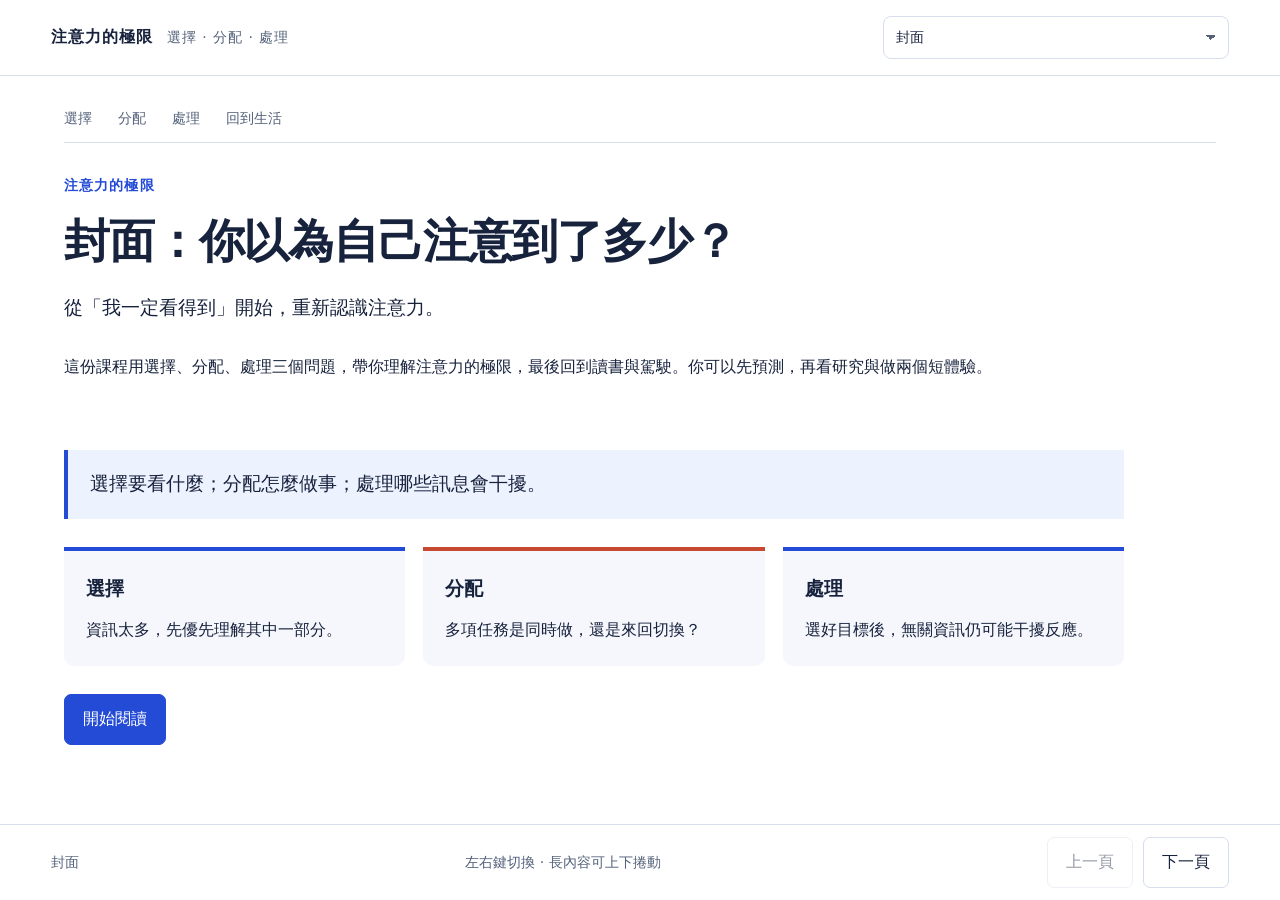
<file: index.html>
<!doctype html><html lang="zh-Hant"><head><meta charset="utf-8"><meta name="viewport" content="width=device-width,initial-scale=1"><meta name="description" content="以選擇、分配與處理理解注意力的極限，含任務切換與Stroop兩個離線體驗。"><title>注意力的極限：大腦如何選擇、分配與處理資訊？</title><style>:root{--ink:#17223d;--muted:#53617a;--blue:#244bd6;--pale:#edf2ff;--coral:#c64932;--coral-pale:#fff0eb;--line:#d6ddeb;--paper:#fff;--soft:#f5f7fc}*{box-sizing:border-box}html{font-size:16px}body{margin:0;height:100dvh;display:grid;grid-template-rows:auto minmax(0,1fr) auto;background:var(--paper);color:var(--ink);font-family:system-ui,-apple-system,"Noto Sans TC","Microsoft JhengHei",sans-serif;line-height:1.8}button,select{font:inherit}button{cursor:pointer}button:disabled{cursor:default;opacity:.45}a{color:var(--blue)}button:focus-visible,a:focus-visible,select:focus-visible,summary:focus-visible{outline:3px solid var(--coral);outline-offset:4px}header{border-bottom:1px solid var(--line);padding:16px 4vw;display:flex;align-items:center;justify-content:space-between;gap:20px}.brand{font-size:1rem;font-weight:750;letter-spacing:.06em}.sample-tag{font-weight:400;font-size:.875rem;color:var(--muted);margin-left:14px}select{appearance:none;border:1px solid var(--line);background:#fff;padding:8px 34px 8px 12px;border-radius:8px;color:var(--ink);max-width:45vw;font-size:.875rem;background-image:linear-gradient(45deg,transparent 50%,#53617a 50%),linear-gradient(135deg,#53617a 50%,transparent 50%);background-position:calc(100% - 17px) 51%,calc(100% - 12px) 51%;background-size:5px 5px;background-repeat:no-repeat}main{overflow:auto;min-height:0;padding:22px 5vw 48px}.slide{max-width:1240px;margin:0 auto;display:block}.slide[hidden]{display:none}.route{list-style:none;display:flex;padding:0;margin:0 0 30px;border-bottom:1px solid var(--line);gap:26px;flex-wrap:wrap;font-size:.875rem;color:var(--muted)}.route li{padding:8px 0;border-bottom:3px solid transparent}.route .current{color:var(--blue);font-weight:750;border-bottom-color:var(--blue)}.route .read{color:#546581}.eyebrow{font-size:.875rem;color:var(--blue);font-weight:750;letter-spacing:.08em;margin:0 0 8px}h1{font-size:clamp(1.8rem,3.6vw,3.15rem);line-height:1.5;letter-spacing:-.025em;margin:0 0 14px;max-width:1150px}h2{font-size:1.2rem;line-height:1.7;margin:0 0 10px}h3{font-size:1rem;margin:0 0 7px}.lead{font-size:1.2rem;max-width:1050px;line-height:1.85;margin:0 0 26px}.termline{font-size:1rem;color:var(--muted);margin:0 0 24px}.arrangements{display:grid;gap:22px;margin:0 0 24px}.arrangement{display:grid;grid-template-columns:minmax(210px,.65fr) minmax(0,1.65fr);border:1px solid var(--line);border-radius:12px;overflow:hidden}.arrangement-intro{padding:22px 24px;background:var(--pale);border-right:1px solid var(--line)}.arrangement.switch .arrangement-intro{background:var(--coral-pale)}.arrangement-intro p{margin:0;color:var(--muted);font-size:1rem}.eng{display:block;font-size:.875rem;color:var(--muted);font-weight:400}.arrangement-content{padding:22px 26px;min-width:0}.scenario{margin:0 0 16px;font-size:1rem}.timeline{display:grid;grid-template-columns:80px minmax(0,1fr);align-items:center;gap:8px 12px;margin:8px 0 15px}.track{display:grid;grid-template-columns:repeat(3,minmax(0,1fr));gap:6px;min-width:0}.task{background:var(--blue);color:white;padding:10px 8px;border-radius:5px;text-align:center;font-size:1rem}.task.listen{background:#cdd9ff;color:var(--ink);border:1px solid #a3b7f3}.task.message{background:var(--coral);color:white}.task.full{grid-column:1/-1}.track-label{font-size:.875rem;color:var(--muted)}.axis{margin:0 0 14px 92px;font-size:.875rem;color:var(--muted);display:flex;justify-content:space-between;gap:10px}.compare{padding:13px 16px;background:var(--soft);border-radius:7px;font-size:1rem;line-height:1.9}.compare strong{color:var(--blue)}.switch .compare strong{color:var(--coral)}.takeaway{border-left:4px solid var(--blue);padding:10px 18px;background:var(--soft);font-size:1rem;line-height:1.9;margin:24px 0 18px}.sources{font-size:.875rem;color:var(--muted);margin:20px 0 0}.sources a{margin:0 5px}.fine{font-size:.875rem;color:var(--muted)}footer{display:flex;align-items:center;gap:20px;justify-content:space-between;border-top:1px solid var(--line);padding:12px 4vw;background:white;z-index:2}.page-label{font-size:.875rem;color:var(--muted)}.nav{display:flex;gap:10px}button{padding:10px 18px;border:1px solid var(--line);border-radius:7px;background:white;color:var(--ink);font-size:1rem;min-height:44px}.primary{background:var(--blue);border-color:var(--blue);color:white}.intro-grid{display:grid;grid-template-columns:minmax(0,1.1fr) minmax(0,1fr);gap:30px;margin:20px 0}.instructions{padding:22px 26px;background:var(--soft);border-radius:10px}.instructions p{margin:0 0 14px}.instructions p:last-child{margin-bottom:0}.rounds{display:grid;gap:14px}.round-card{padding:14px 18px;border:1px solid var(--line);border-radius:9px}.round-card strong{color:var(--blue)}.round-card:last-child strong{color:var(--coral)}.round-card p{margin:5px 0 0}.experiment{border:1px solid #b7c6f1;border-radius:14px;max-width:860px;margin:28px auto 22px;padding:22px 30px;text-align:center;background:white;box-shadow:0 8px 35px #21386e0b}.exp-top{display:flex;justify-content:space-between;gap:15px;align-items:center;font-size:.875rem;color:var(--muted)}.rule{display:inline-block;color:var(--blue);background:var(--pale);border:1px solid #c2cef9;padding:6px 18px;border-radius:100px;font-size:1rem;font-weight:700}.stimulus{font-size:clamp(3.5rem,8vw,6rem);line-height:1.5;min-height:140px;display:flex;align-items:center;justify-content:center;font-weight:750;margin:8px 0}.answers{display:grid;grid-template-columns:1fr 1fr;gap:16px;max-width:550px;margin:0 auto}.answers button{padding:16px 12px;font-size:1.2rem;background:var(--soft)}.answers kbd{font-size:.875rem;display:block;color:var(--muted);font-family:inherit}.status{font-size:1rem;line-height:1.8;min-height:30px;margin:15px 0}.actions{display:flex;gap:12px;justify-content:center;flex-wrap:wrap;margin-top:15px}details{max-width:1050px;border-top:1px solid var(--line);margin:22px 0 0;padding-top:13px}summary{cursor:pointer;font-size:1rem;font-weight:650}details p{font-size:.875rem;color:var(--muted);line-height:1.95;margin:12px 0}.results{border:1px solid var(--line);border-radius:12px;margin:25px auto;padding:24px;max-width:860px}.results[hidden]{display:none}.result-grid{display:grid;grid-template-columns:1fr 1fr;gap:16px;margin:16px 0}.result-item{padding:18px;background:var(--soft);border-radius:8px}.result-item strong{display:block;font-size:1.7rem;color:var(--blue);line-height:1.7}.result-item p{margin:0;font-size:.875rem;color:var(--muted)}.interpret{padding:16px 20px;background:var(--pale);font-size:1rem;border-radius:8px;margin:18px 0 0}.results h2{margin:0}.result-empty{color:var(--muted)}dialog{max-width:760px;width:92vw;max-height:85dvh;overflow:auto;padding:25px;border:1px solid var(--line);border-radius:14px;color:var(--ink)}dialog::backdrop{background:#17223d80}dialog p{font-size:1rem;overflow-wrap:anywhere}dialog .actions{justify-content:flex-end}.source-entry{border-top:1px solid var(--line);padding-top:15px}.keyboard-hint{font-size:.875rem;color:var(--muted)}.print-only{display:none} @media(max-width:800px){.arrangement,.intro-grid{grid-template-columns:minmax(0,1fr)}.arrangement-intro{border-right:0;border-bottom:1px solid var(--line)}.route{gap:18px;margin-bottom:20px}.arrangement-content{padding:18px}.experiment{padding:20px 16px}.sample-tag,.keyboard-hint{display:none}.lead{font-size:1.05rem}.timeline{grid-template-columns:65px minmax(0,1fr);gap:8px}.axis{margin-left:73px}.task{font-size:.9rem;padding:8px 4px}.experiment .stimulus{min-height:110px}.result-grid{grid-template-columns:1fr}.exp-top{align-items:flex-start;flex-direction:column}.page-label{max-width:45%}footer{gap:8px;padding:10px 5vw}.nav button{padding:8px 12px}.brand{font-size:.875rem}main{padding:18px 5vw 36px}}@media(prefers-reduced-motion:reduce){*{scroll-behavior:auto!important}}@media print{body{height:auto;display:block}header,footer,button,select,dialog{display:none!important}main{overflow:visible;padding:0}.slide,.slide[hidden]{display:block;break-after:page;padding:20px}.arrangement,.experiment,.result-item{break-inside:avoid}.print-only{display:block}.stimulus{font-size:3rem}.route{font-size:.875rem}}
/* Approved sample palette and natural content flow, extended across distinct layouts. */
.stage-index{font-size:.875rem;color:var(--muted);margin:0 0 12px}.hero{padding:28px 0 16px;max-width:1060px}.hero h1{font-size:clamp(2rem,4.8vw,4.3rem);line-height:1.4}.hero .lead{font-size:1.35rem}.chapter-map{display:grid;grid-template-columns:repeat(3,minmax(0,1fr));gap:18px;margin:28px 0}.chapter-node{border-top:4px solid var(--blue);background:var(--soft);padding:22px;border-radius:0 0 10px 10px;min-width:0}.chapter-node:nth-child(2){border-color:var(--coral)}.chapter-node p{margin:8px 0 0}.content-p{font-size:1rem;line-height:1.95;margin:0 0 20px}.reader-example{padding:20px 24px;background:var(--coral-pale);border-left:4px solid var(--coral);border-radius:5px;margin:24px 0}.reader-example p{margin:5px 0 0}.closing{font-size:1rem;line-height:1.9;color:var(--muted);padding-top:18px;border-top:1px solid var(--line);margin:24px 0 0}.block-stack{display:grid;gap:20px}.text-block{padding:20px 24px;background:var(--soft);border-radius:9px;min-width:0}.text-block p{margin:0;line-height:1.95}.study-grid{display:grid;grid-template-columns:repeat(3,minmax(0,1fr));gap:18px}.study-step{border-top:3px solid var(--blue);padding:20px 22px;background:var(--soft);min-width:0}.study-step p{margin:0;line-height:1.95}.key-stat{display:flex;align-items:baseline;gap:20px;padding:20px 0;border-bottom:1px solid var(--line);margin-bottom:24px}.key-stat strong{font-size:4rem;line-height:1.4;color:var(--blue)}.key-stat span{font-size:1.05rem;max-width:700px}.listening{display:grid;grid-template-columns:minmax(0,1fr) minmax(0,1.25fr);gap:26px}.listening .text-block:first-child{border-left:4px solid var(--blue)}.spotlight{font-size:1.2rem;border-left:4px solid var(--blue);padding:16px 22px;background:var(--pale);line-height:1.9;margin:20px 0}.misconceptions{display:grid;grid-template-columns:repeat(2,minmax(0,1fr));gap:20px}.misconceptions article{border:1px solid var(--line);padding:24px;border-radius:10px}.misconceptions p{line-height:1.95;margin:0}.research-story{display:grid;grid-template-columns:220px minmax(0,1fr);gap:28px}.research-sidebar{background:var(--pale);padding:24px;border-radius:10px;align-self:start}.research-sidebar strong{display:block;font-size:2.5rem;color:var(--blue)}.research-story .block-stack .text-block{background:transparent;border-bottom:1px solid var(--line);border-radius:0;padding:0 0 20px}.origin-pair{display:grid;grid-template-columns:280px minmax(0,1fr);gap:28px;align-items:start}.color-demonstration{padding:28px;background:var(--pale);border-radius:12px;text-align:center}.color-demonstration .word{display:block;font-size:5rem;line-height:1.6;font-weight:800;color:#245ac7;background:white;border-radius:8px}.color-demonstration p{font-size:1rem;line-height:1.9}.result-layout{display:grid;grid-template-columns:minmax(0,1fr) minmax(0,1fr);gap:28px;align-items:start}.result-layout .results{margin:0;max-width:none}.result-layout .result-grid{grid-template-columns:minmax(0,1fr)}.reading-results .block-stack{margin-top:24px;grid-template-columns:repeat(3,minmax(0,1fr))}.integration .chapter-node h2{color:var(--blue)}.applications{display:grid;grid-template-columns:repeat(2,minmax(0,1fr));gap:22px}.applications article{padding:24px;border:1px solid var(--line);border-radius:10px}.applications article:last-child{grid-column:1/-1;background:var(--soft)}.applications p{margin:0;line-height:1.95}.prediction{max-width:980px}.choice-buttons{display:flex;gap:12px;flex-wrap:wrap;margin:20px 0}.reveal{padding:22px 26px;border-left:4px solid var(--blue);background:var(--pale);line-height:1.95;margin:24px 0}.reveal[hidden]{display:none}.source-list{display:grid;gap:18px;list-style:none;padding:0;margin:24px 0}.source-list li{border-top:1px solid var(--line);padding:18px 0;overflow-wrap:anywhere;line-height:1.95}.source-list h2{font-size:1rem}.source-list p{margin:0}.source-return{margin-bottom:20px}.stroop-board .answers{grid-template-columns:repeat(4,minmax(0,1fr));max-width:700px}.stroop-board .answers button{font-size:1.05rem;padding:14px 5px}.main-label{max-width:40%}.stat-empty{font-size:1rem;color:var(--muted);line-height:1.95}.instruction-summary{font-size:1rem;background:var(--soft);padding:18px 22px;border-radius:10px;line-height:1.95}.game-view{max-width:1100px}.game-view .experiment{margin-top:22px}.result-link[hidden]{display:none}.source-list a{overflow-wrap:anywhere}.sr-only{position:absolute;width:1px;height:1px;padding:0;overflow:hidden;clip:rect(0,0,0,0);white-space:nowrap} @media(max-width:900px){.chapter-map,.study-grid,.reading-results .block-stack{grid-template-columns:minmax(0,1fr)}.listening,.research-story,.origin-pair,.result-layout{grid-template-columns:minmax(0,1fr)}.research-sidebar{display:flex;gap:20px;align-items:center}.origin-pair .color-demonstration{max-width:400px}.key-stat strong{font-size:3rem}.main-label{max-width:46%}}@media(max-width:600px){.misconceptions,.applications{grid-template-columns:minmax(0,1fr)}.applications article:last-child{grid-column:auto}.hero{padding-top:8px}.hero .lead{font-size:1.15rem}.key-stat{align-items:flex-start;flex-direction:column;gap:5px}.key-stat strong{font-size:3.5rem}.stroop-board .answers{gap:6px}.stroop-board .answers button{font-size:1rem}.source-return{max-width:100%}.result-layout .result-grid{grid-template-columns:minmax(0,1fr)}} @media print{.slide{break-after:page}.chapter-map,.study-grid,.result-layout,.origin-pair,.research-story,.listening,.reading-results .block-stack,.applications,.misconceptions{display:block}.text-block,.study-step,.chapter-node,.applications article{margin:12px 0;break-inside:avoid}.research-sidebar{margin-bottom:20px}.choice-buttons{display:none}.reveal[hidden]{display:block}.sources a{color:var(--ink)}.results[hidden]{display:block}.experiment{box-shadow:none}a{overflow-wrap:anywhere}}
</style></head><body><header><div class="brand">注意力的極限<span class="sample-tag">選擇 · 分配 · 處理</span></div><label><select id="jump" aria-label="跳到投影片"><option value="0">封面</option><option value="1">1 · 你真的看到眼前的一切嗎？</option><option value="2">2 · 注意力，是把有限處理能力用在哪裡？</option><option value="3">3 · 吵雜餐廳裡，你為何仍能跟著同學說話？</option><option value="4">4 · 數對傳球，為什麼仍可能漏看意外人物？</option><option value="5">5 · 漏看一次，不代表眼睛壞了</option><option value="6">6 · 同時做，和來回做，是兩種不同安排</option><option value="7">7 · 換一件事，其實也要付出時間？</option><option value="8">8 · 換規則時，你會慢下來嗎？</option><option value="9">9 · 比較快慢之前，先看兩輪做得如何</option><option value="10">10 · 只想看墨色，為什麼字義也來干擾？</option><option value="11">11 · 這次請回答顏色，不要讀字</option><option value="12">12 · 一個差值，能告訴你什麼？</option><option value="13">13 · 選擇、分配、處理，其實問的是同一段生活</option><option value="14">14 · 把注意力原理變成讀書與駕駛的選擇</option><option value="15">來源</option></select></label></header><main><section class="slide" data-layout="cover" id="cover" hidden><ol class="route" aria-label="課程主線"><li>選擇</li><li>分配</li><li>處理</li><li>回到生活</li></ol><p class="eyebrow">注意力的極限</p><h1>封面：你以為自己注意到了多少？</h1><p class="lead">從「我一定看得到」開始，重新認識注意力。</p><p class="content-p">這份課程用選擇、分配、處理三個問題，帶你理解注意力的極限，最後回到讀書與駕駛。你可以先預測，再看研究與做兩個短體驗。</p><div class="hero"><p class="spotlight">選擇要看什麼；分配怎麼做事；處理哪些訊息會干擾。</p><div class="chapter-map"><div class="chapter-node"><h2>選擇</h2><p>資訊太多，先優先理解其中一部分。</p></div><div class="chapter-node"><h2>分配</h2><p>多項任務是同時做，還是來回切換？</p></div><div class="chapter-node"><h2>處理</h2><p>選好目標後，無關資訊仍可能干擾反應。</p></div></div><button class="primary" data-go="1">開始閱讀</button></div></section><section class="slide" data-layout="prediction" id="p01" hidden><ol class="route" aria-label="課程主線"><li class="current" aria-current="step">選擇</li><li>分配</li><li>處理</li><li>回到生活</li></ol><p class="eyebrow">選擇</p><h1>你真的看到眼前的一切嗎？</h1><p class="lead">你很確定，自己不會漏掉明顯的事嗎？</p><p class="content-p">想像你在車站找出口，熟人在旁邊揮手。你覺得自己一定會注意到他嗎？先選一個直覺答案，再展開說明。</p><div class="prediction"><article class="text-block"><h2>先猜</h2><p>我覺得會／不一定。這裡只記錄你的預測，不給能力分數。</p></article><div class="choice-buttons"><button data-reveal="prediction-reveal">我覺得會</button><button data-reveal="prediction-reveal">不一定</button></div><div id="prediction-reveal" class="reveal" hidden><article class="text-block"><h2>揭曉</h2><p>專心找出口時，仍可能沒有察覺熟人。眼前可見的事物，不保證已被你注意到；後面的傳球研究會把這個問題放進可檢查的任務。</p></article></div></div><p class="closing">車站情境是教學例子，不是本課已對你做過的實驗。</p><p class="sources">來源：<a href="#ref-5" data-source="5">[5]</a></p></section><section class="slide" data-layout="concept-map" id="p02" hidden><ol class="route" aria-label="課程主線"><li class="current" aria-current="step">選擇</li><li>分配</li><li>處理</li><li>回到生活</li></ol><p class="eyebrow">選擇</p><h1>注意力，是把有限處理能力用在哪裡？</h1><p class="lead">資訊很多時，先決定要把處理能力用在哪裡。</p><p class="content-p">注意力（attention）涉及在有限處理能力下選擇資訊。這裡把全課整理成三個提問，幫你理解同一個生活情境。</p><div class="chapter-map "><article class="chapter-node"><h2>選擇：先看哪些？</h2><p>讀課文時，哪一段資訊是現在要理解的目標？</p></article><article class="chapter-node"><h2>分配：多件事怎麼安排？</h2><p>要同時聽別人說話，還是停下閱讀再回訊息？</p></article><article class="chapter-node"><h2>處理：什麼會干擾反應？</h2><p>即使只想看墨色，熟悉字義也可能影響答案。</p></article></div><aside class="reader-example"><h2>教學類比</h2><p>像書桌放了許多資料，你先挑一份細讀；其他資料仍在，不等於都已理解。</p></aside><p class="closing">三段是理解問題的視角，不表示大腦必須依此順序運作。</p><p class="sources">來源：<a href="#ref-1" data-source="1">[1]</a></p></section><section class="slide" data-layout="listening-case" id="p03" hidden><ol class="route" aria-label="課程主線"><li class="current" aria-current="step">選擇</li><li>分配</li><li>處理</li><li>回到生活</li></ol><p class="eyebrow">選擇</p><h1>吵雜餐廳裡，你為何仍能跟著同學說話？</h1><p class="lead">注意力能跟著一段對話，不代表其他聲音消失了。</p><p class="content-p">選擇性注意力（selective attention）是在多種資訊中優先處理一部分、忽略干擾的能力。白話說，就是決定現在要仔細理解誰。</p><div class="listening"><article class="text-block"><h2>餐廳裡的例子</h2><p>你跟著面前同學說話，隔壁桌的聲音仍在，卻不一定能逐句重述。</p></article><div class="block-stack"><article class="text-block"><h2>人們怎麼研究？</h2><p>Noba教材介紹Cherry（1953）、Moray（1959）等雙耳分聽（dichotic listening）研究：兩耳聽不同訊息，跟讀其中一耳，再檢查可報告的內容。</p></article><article class="text-block"><h2>這發現了什麼？</h2><p>人通常能說出跟讀內容；對未注意的一耳，往往較能報告聲音特徵，而非完整意思。</p></article></div></div><aside class="reader-example"><h2>雞尾酒會效應 cocktail party effect</h2><p>複雜聲音中能跟隨特定對話，某些有意義線索仍可能吸引注意；不是每次都一定聽見自己的名字。</p></aside><p class="closing">研究依Noba教材轉述；不能由此斷言未注意訊息完全沒有加工。</p><p class="sources">來源：<a href="#ref-1" data-source="1">[1]</a></p></section><section class="slide" data-layout="study-sequence" id="p04" hidden><ol class="route" aria-label="課程主線"><li class="current" aria-current="step">選擇</li><li>分配</li><li>處理</li><li>回到生活</li></ol><p class="eyebrow">選擇</p><h1>數對傳球，為什麼仍可能漏看意外人物？</h1><p class="lead">數著傳球，仍可能錯過畫面裡的意外人物。</p><p class="content-p">非注意盲視（inattentional blindness）是注意投入別處時，沒有察覺眼前可見物件的現象。白話說，看到畫面不代表察覺畫面裡每件事。</p><div class="key-stat"><strong>46%</strong><span>192人、跨16個條件，未察覺意外事件的比例；不是所有版本的固定比例。</span></div><div class="study-grid"><article class="study-step"><h2>問題從哪裡來？</h2><p>Daniel J. Simons與Christopher F. Chabris在1999年承接選擇性觀看研究，問任務難度與意外物件特徵如何影響察覺。</p></article><article class="study-step"><h2>怎麼做？</h2><p>觀察者追蹤黑白隊伍中的指定一隊並計數傳球；有不同計數難度、影片形式及大猩猩／撐傘者事件，任務後再詢問是否察覺。</p></article><article class="study-step"><h2>結果與原理</h2><p>分析192人、跨16條件，46%未注意到意外事件。察覺受任務與注意目標影響；生活中只顧找出口而漏看熟人，是可用來理解的情境。</p></article></div><p class="closing">46%是跨條件意外事件漏看率，不是所有大猩猩版本或所有人的固定比例。</p><p class="sources">來源：<a href="#ref-5" data-source="5">[5]</a></p></section><section class="slide" data-layout="misconception" id="p05" hidden><ol class="route" aria-label="課程主線"><li class="current" aria-current="step">選擇</li><li>分配</li><li>處理</li><li>回到生活</li></ol><p class="eyebrow">選擇</p><h1>漏看一次，不代表眼睛壞了</h1><p class="lead">漏看與注意目標有關，不能直接診斷眼睛或能力。</p><p class="content-p">非注意盲視描述特定任務下的察覺現象；白話說，是當時沒有注意到，不等於看不見的東西都來自視力損傷。</p><div class="misconceptions"><article class="text-block"><h2>直覺：這麼明顯，一定看得到</h2><p>較準確：明顯可見，仍可能沒有被察覺。</p></article><article class="text-block"><h2>直覺：看第二次就代表原本也會看到</h2><p>較準確：已知事件或重看可能改變觀察策略，不能當作同樣的首次體驗。</p></article></div><aside class="reader-example"><h2>回到車站</h2><p>一個人只顧找出口而沒注意你揮手，不能單憑這一次漏看，就判定他不認真或能力很差。</p></aside><p class="closing">先問當時在做什麼，再解釋漏看；接下來看多件事一起出現時，注意要怎麼分配。</p><p class="sources">來源：<a href="#ref-2" data-source="2">[2]</a><a href="#ref-5" data-source="5">[5]</a></p></section><section class="slide" data-layout="dual-timeline" id="p06"><ol class="route" aria-label="課程主線"><li class="read">選擇</li><li class="current" aria-current="step">分配</li><li>處理</li><li>回到生活</li></ol><p class="eyebrow">分配注意 / 兩種安排</p><h1>同時做，和來回做，是兩種不同安排</h1><p class="lead">「多工」可能同時進行，也可能來回切換。先分清楚，才知道怎麼比較。</p><p class="termline">多工（multitasking）常統稱兩種安排。分散注意力（divided attention）談兩項以上任務同時進行時的注意配置，不直接等於「分心」或「被打斷」。</p><div class="arrangements"><article class="arrangement same"><div class="arrangement-intro"><h2>同時進行<span class="eng">分散注意力 divided attention／雙重任務 dual task</span></h2><p>兩項工作在同一段時間持續進行。</p></div><div class="arrangement-content"><p class="scenario">教學例子：一邊讀課文、一邊聽同學說話。兩項工作在同一段時間進行，需要觀察每一項工作表現。</p><div class="timeline"><span class="track-label">任務A</span><div class="track"><span class="task full">讀課文</span></div><span class="track-label">任務B</span><div class="track"><span class="task listen full">聽同學說話</span></div></div><p class="axis"><span>時間較早</span><span>時間較晚</span></p><div class="compare"><strong>怎樣比較表現？</strong><br>把「單獨閱讀」和「邊聽邊讀」的閱讀理解相比；聽同學說話也要有單獨聽的基準。不能只看其中一件有沒有完成。</div></div></article><article class="arrangement switch"><div class="arrangement-intro"><h2>來回切換<span class="eng">任務切換 task switching</span></h2><p>當下處理的任務目標依序改變。</p></div><div class="arrangement-content"><p class="scenario">教學例子：先讀課文，改回訊息，再接回閱讀。當下的任務目標依次改變，不是兩項一直同時進行。</p><div class="timeline"><span class="track-label">當下任務</span><div class="track"><span class="task">讀課文</span><span class="task message">回訊息</span><span class="task">接回閱讀</span></div></div><p class="axis"><span>時間較早</span><span>時間較晚</span></p><div class="compare"><strong>怎樣比較表現？</strong><br>研究可比較換任務與重複同一任務時的表現；日常則可比較兩件事都完成後的時間與品質。</div></div></article></div><p class="takeaway">下一頁先看研究者如何觀察切換的代價，再輪到你體驗。時間軸只表示安排，長度不是研究數據。</p><p class="sources">來源：<a href="#ref-1" data-source="1" aria-label="查看來源 1">[1]</a><a href="#ref-4" data-source="4" aria-label="查看來源 4">[4]</a></p></section><section class="slide" data-layout="research-story" id="p07" hidden><ol class="route" aria-label="課程主線"><li class="read">選擇</li><li class="current" aria-current="step">分配</li><li>處理</li><li>回到生活</li></ol><p class="eyebrow">分配</p><h1>換一件事，其實也要付出時間？</h1><p class="lead">換一個任務，可能也需要額外時間。</p><p class="content-p">切換成本（switch cost）是相對持續或重複同一任務，改做另一任務增加的表現代價。白話說，事情做得來，不代表接上另一套目標與規則完全不費時。</p><div class="research-story"><aside class="research-sidebar"><strong>2001</strong><span>依APA研究解說轉述</span></aside><div class="block-stack"><article class="text-block"><h2>研究者在問什麼？</h2><p>依APA解說，Joshua Rubinstein、Jeffrey Evans與David Meyer於2001年發表四個實驗，探討切換的時間代價及任務條件的影響。</p></article><article class="text-block"><h2>讓人做什麼？</h2><p>年輕成人切換不同任務，例如解數學題或分類幾何物件；觀察切換所增加的時間，而不只問主觀忙碌感。</p></article><article class="text-block"><h2>結果怎樣？</h2><p>切換多花時間，任務較複雜或不熟悉時代價較大。相關研究也指出準備可減少但未必消除代價。</p></article></div></div><aside class="reader-example"><h2>生活例子</h2><p>讀課文是在理解段落，回訊息則改為組織回覆；任務目標與處理要求改變了。這是教學情境，不是上述實驗材料。</p></aside><p class="closing">原理依APA二手綜整；不能推出每人做任何多工都固定損失同樣效率。先猜下一頁哪種安排較快。</p><p class="sources">來源：<a href="#ref-4" data-source="4">[4]</a></p></section><section class="slide" data-layout="interactive-switch" id="p08" hidden><ol class="route" aria-label="課程主線"><li class="read">選擇</li><li class="current" aria-current="step">分配</li><li>處理</li><li>回到生活</li></ol><p class="eyebrow">分配注意 / 任務切換體驗</p><h1>換規則時，你會慢下來嗎？</h1><p class="lead">同樣兩種判斷，規則排法不同，作答會有差嗎？</p><div class="intro-grid"><div class="instructions"><h2>看數字之前，先看規則</h2><p>你會看到一個數字及目前規則。奇偶規則問「奇數還是偶數」；大小規則問「比5小還是比5大」。例如7，在奇偶題答奇數，在大小題答大於5。</p><p>先做6題練習，熟悉兩種規則及兩個答案按鈕。桌機可按F或J，手機可直接點答案。</p></div><div class="rounds"><div class="round-card"><strong>分段輪</strong><p>先連做6題奇偶，再連做6題大小。</p></div><div class="round-card"><strong>交替輪</strong><p>每題換規則，奇偶與大小各6題。</p></div><p class="fine">兩輪匹配任務種類、題數、數字範圍及按鍵方式；改變的是規則安排。這是課堂教學改編，不是原始實驗重現。</p></div></div><div class="experiment"><div class="exp-top"><span id="trial-count">練習6題 · 每輪12題</span><span id="rule" class="rule">準備好再開始</span></div><div id="stimulus" class="stimulus" aria-live="polite" aria-atomic="true">—</div><div class="answers"><button id="answer-left" disabled><span id="left-label">左側答案</span><kbd>F</kbd></button><button id="answer-right" disabled><span id="right-label">右側答案</span><kbd>J</kbd></button></div><p id="status" class="status" aria-live="polite">先練習；說明與題間停頓不計入作答時間。完成後到下一頁讀結果。</p><div class="actions"><button id="start" class="primary">開始練習</button><button id="continue" class="primary" hidden>開始這一輪</button><button id="skip">先跳過，看解讀</button><button id="sw-view-result" class="result-link" hidden>查看本輪結果</button></div></div><details><summary>想知道計分細節？</summary><p>兩輪各12題，排除5，匹配各規則的數字範圍與左右答案分布，先後順序隨機。每題最多5秒，時間為每題等待作答時間的加總，不含說明與題間停頓。兩輪均完整完成、無逾時、答對數相同且各至少10題，才解讀差值；這是教學門檻，不是常模。</p><p>即使安排匹配，仍不能排除練習、順序及操作的影響，一次差值不是研究效應的純估計。可跳過或重來；離頁、查看來源或切到背景會中止未完成的活動，資料只暫存於本頁記憶體，不上傳。</p></details><p class="sources">來源：<a href="#ref-4" data-source="4" aria-label="查看來源 4">[4]</a></p></section><section class="slide" data-layout="results-comparison" id="p09" hidden><ol class="route" aria-label="課程主線"><li class="read">選擇</li><li class="current" aria-current="step">分配</li><li>處理</li><li>回到生活</li></ol><p class="eyebrow">分配</p><h1>比較快慢之前，先看兩輪做得如何</h1><p class="lead">研究預期切換要多花時間；你的結果要放回比較條件理解。</p><p class="content-p">切換成本是相對重複同一任務，換任務增加的時間代價。研究中切換題比重複題慢；白話說，改接另一套目標與規則，也可能需要時間。本活動因此預期：頻繁換規則的交替輪，可能比分段輪耗時。</p><div class="result-layout"><section id="results" class="results" aria-live="polite"><h2>這次作答告訴你什麼？</h2><div id="result-grid" class="result-grid"><p class="stat-empty">尚未完成兩輪，可以回到上一頁體驗，或先讀這頁的解讀原則。</p></div><p id="interpret" class="interpret" hidden></p></section><div class="block-stack"><article class="text-block"><h2>原研究怎麼發現？</h2><p>依APA轉述，Rubinstein等人的研究發現切換多花時間，較複雜或不熟悉的任務代價較大。Rogers與Monsell的研究也發現切換題比重複題慢，增加準備時間可減少但未消除代價。</p></article><article class="text-block"><h2>本活動比較什麼？</h2><p>分段輪只在中間換一次規則，交替輪則逐題換。若交替較慢，方向與切換需調整目標與規則的解釋一致；但兩輪總時間差不是研究中單一切換題的純成本，也沒有測「同時做」的表現。</p></article><article class="text-block"><h2>如果沒有出現預期方向？</h2><p>交替持平或較快，代表這次沒有呈現預期方向。練習、兩輪先後、規則熟悉度與按鍵操作都可能影響結果；這些是待檢查的可能因素，不能只憑差值認定是哪一個原因。</p></article><article class="text-block"><h2>先看作答品質，再談快慢</h2><p>未完成、有逾時或正確情況不適合比較時，不判斷結果是否符合預期。特定任務充分練習可能改善，也不能推到所有工作組合。</p></article></div></div><details><summary>想知道切換體驗的計分細節？</summary><p>兩輪各12題；完整完成、無逾時、正確題數相同且各至少10題才比較。每題等待作答時間加總，不含說明及題間停頓。這是活動門檻，不是研究常模。</p></details><button data-go="8">返回切換體驗</button><aside class="reader-example"><h2>把原理帶回生活</h2><p>讀課文後回訊息，再回課文找脈絡，像在接回不同目標。這是教學類比；即使這次交替輪較快，也不能由此推論邊讀新教材邊回訊息一定更有效率。</p></aside><p class="closing">先分清原研究的切換／重複比較與本活動的兩輪總時間，再看當次方向。接下來問：選好目標後，其他資訊為何仍會干擾？</p><p class="sources">來源：<a href="#ref-1" data-source="1">[1]</a><a href="#ref-4" data-source="4">[4]</a></p></section><section class="slide" data-layout="origin-demonstration" id="p10" hidden><ol class="route" aria-label="課程主線"><li class="read">選擇</li><li class="read">分配</li><li class="current" aria-current="step">處理</li><li>回到生活</li></ol><p class="eyebrow">處理</p><h1>只想看墨色，為什麼字義也來干擾？</h1><p class="lead">只想看墨色，熟悉字義卻可能順勢被啟動。</p><p class="content-p">自動化加工（automatic processing）指某些熟練處理不必每一步刻意指揮就容易啟動。白話例子：看到熟悉文字時，可能順勢讀出意思；這是教學情境，不表示任何字都必然完整被讀懂。</p><div class="origin-pair"><aside class="color-demonstration"><span class="word">紅</span><p>墨色是藍，字義是紅。<br>若規則要求墨色，應回答「藍」。</p><p class="fine">中文教學改編示意</p></aside><div class="block-stack"><article class="text-block"><h2>問題的起源</h2><p>John Ridley Stroop於1935年承接顏色命名與字詞閱讀的速度問題，研究兩種訊息相互干擾的方向。</p></article><article class="text-block"><h2>原研究怎麼做？</h2><p>一種作業讀字，另一種說出衝突色字的墨色，並與色塊命名比較；使用口語及整張材料計時。</p></article><article class="text-block"><h2>結果與Stroop效應 Stroop effect</h2><p>命名衝突色字墨色比命名色塊耗時更多。無關字義帶來競爭是便於理解的解釋，並非唯一確定機制。</p></article></div></div><aside class="reader-example"><h2>接回前兩段</h2><p>選墨色作目標，不保證字義完全被排除。這裡看的是處理干擾，不是直接測同時做幾件事；下一頁用按鍵體驗。</p></aside><p class="closing">自動化仍受注意條件調節；原始色塊基準與本活動的一致色字基準不同。</p><p class="sources">來源：<a href="#ref-3" data-source="3">[3]</a><a href="#ref-6" data-source="6">[6]</a><a href="#ref-7" data-source="7">[7]</a></p></section><section class="slide" data-layout="interactive-stroop" id="p11" hidden><ol class="route" aria-label="課程主線"><li class="read">選擇</li><li class="read">分配</li><li class="current" aria-current="step">處理</li><li>回到生活</li></ol><p class="eyebrow">處理</p><h1>這次請回答顏色，不要讀字</h1><p class="lead">看見「紅」字，也可能要回答「藍」。</p><p class="content-p">這裡再次將墨色設為目標：以藍色顯示的「紅」，應答藍。字義與墨色相同叫一致，兩者不同叫不一致。</p><div class="game-view"><div class="intro-grid"><article class="text-block"><h2>先練習4題</h2><p>用四個顏色名稱按鈕或數字鍵1–4回答墨色，練習不納入結果。</p></article><article class="text-block"><h2>再做24題正式題</h2><p>一致與不一致各12題，每題最多5秒。可以跳過、重來；結果只留在此頁記憶體，不上傳。</p></article></div><div class="experiment stroop-board"><div class="exp-top"><span id="st-count">4題練習，24題正式題</span><span class="rule">回答墨色</span></div><div class="stimulus" id="st-stimulus" aria-live="polite">—</div><div class="answers"><button data-st-answer="0" disabled>紅<kbd>1</kbd></button><button data-st-answer="1" disabled>藍<kbd>2</kbd></button><button data-st-answer="2" disabled>綠<kbd>3</kbd></button><button data-st-answer="3" disabled>紫<kbd>4</kbd></button></div><p id="st-status" class="status" aria-live="polite">先看操作說明，再開始練習。</p><div class="actions"><button id="st-start" class="primary">開始練習</button><button id="st-skip">跳過，看解讀</button><button id="st-view-result" hidden>查看本輪結果</button></div></div><details><summary>想知道題目與計分細節？</summary><p>一致與不一致各12題、各墨色平衡，每題最多5秒。僅正確且未逾時的正式題納入條件平均；任一條件不足6題不解讀差值。練習不納入。可跳過／重來；離開或切至背景會中止未完成活動，資料不上傳。</p></details></div><aside class="reader-example"><h2>怎麼連到生活？</h2><p>和熟悉文字容易順勢被讀出意思的情境一樣，本活動讓你留意無關字義是否干擾指定目標；不直接推估日常多工效率。</p></aside><p class="closing">完成後到下一頁讀自己的數字；更多計分細節放在摺疊區。</p><p class="sources">來源：<a href="#ref-6" data-source="6">[6]</a><a href="#ref-7" data-source="7">[7]</a></p></section><section class="slide" data-layout="reading-results" id="p12" hidden><ol class="route" aria-label="課程主線"><li class="read">選擇</li><li class="read">分配</li><li class="current" aria-current="step">處理</li><li>回到生活</li></ol><p class="eyebrow">處理</p><h1>一個差值，能告訴你什麼？</h1><p class="lead">預期不一致較慢：字義與墨色衝突，可能干擾回答。</p><p class="content-p">Stroop效應的白話重點是：即使想回答墨色，熟悉字義仍可能帶來競爭。依這個解釋，本活動預期不一致條件比一致條件耗時；這是對按鍵活動的原理推論，不是把原始研究的色塊基準改寫成一致色字。</p><div class="reading-results"><section id="st-results" class="results" aria-live="polite"><h2>你這一輪的結果</h2><div id="st-result-grid" class="result-grid"><p class="stat-empty">尚未完成Stroop體驗；仍可先讀如何理解差值。</p></div><p id="st-interpret" class="interpret" hidden></p></section><div class="block-stack"><article class="text-block"><h2>原研究發現與本活動不同在哪？</h2><p>Stroop原始研究發現，說出衝突色字的墨色比說出色塊顏色耗時更多。本活動改成逐題按鍵，比較不一致與一致色字；比較基準、材料與反應方式都不同，差值不能直接混用。</p></article><article class="text-block"><h2>你的結果怎麼接回原理？</h2><p>差值＝不一致平均反應時間－一致平均反應時間。正值表示這次不一致較慢，方向與字義干擾的預期一致；零或負值表示這次未呈現預期方向。任何方向都不能單憑一次作答證明或推翻理論。</p></article><article class="text-block"><h2>沒有同方向時，先檢查什麼？</h2><p>練習、題目先後與按鍵操作可能影響結果；題數少時，個別作答也較容易影響平均。先看兩條件的錯誤與逾時，再看納入平均的正確題。這些是可能因素，活動不能判定你的結果由哪個因素造成。</p></article><article class="text-block"><h2>兩個遊戲要一起記住的事</h2><p>未完成或資料不足就不解讀。這裡沒有統計顯著性檢定，也沒有正常分數或診斷；單次方向相符不代表測得穩定能力，方向不同也不表示你不受干擾或日常多工更好。</p></article></div></div><button data-go="11">返回Stroop體驗</button><aside class="reader-example"><h2>生活例子</h2><p>看到熟悉文字時可能順勢讀出意思，是理解字義干擾的教學例子。這輪不一致沒有較慢，仍不能推出讀書時可完全排除所有無關訊息。</p></aside><p class="closing">先看研究比較什麼，再看本次結果的方向與作答品質。把這個處理干擾的問題，接回選擇與分配注意的生活情境。</p><p class="sources">來源：<a href="#ref-6" data-source="6">[6]</a><a href="#ref-7" data-source="7">[7]</a></p></section><section class="slide" data-layout="integration-map" id="p13" hidden><ol class="route" aria-label="課程主線"><li class="read">選擇</li><li class="read">分配</li><li class="read">處理</li><li class="current" aria-current="step">回到生活</li></ol><p class="eyebrow">回到生活</p><h1>選擇、分配、處理，其實問的是同一段生活</h1><p class="lead">三個視角，解釋同一段生活。</p><p class="content-p">選擇問「優先處理什麼」，分配問「多項任務怎麼安排」，處理問「哪些訊息影響反應」。這是教學地圖，不是大腦的固定串行流水線。</p><div class="chapter-map integration"><article class="chapter-node"><h2>選擇</h2><p>讀課文時，把哪一段當成當前目標？</p></article><article class="chapter-node"><h2>分配</h2><p>訊息來了，是繼續讀、同時應付，還是停下來回覆？</p></article><article class="chapter-node"><h2>處理</h2><p>即使決定只看墨色，熟悉字義仍可能干擾反應；選好目標不保證完全排除無關資訊。</p></article></div><aside class="reader-example"><h2>把例子接起來</h2><p>以讀課文、收到訊息與熟悉文字為教學情境，可分別提出三個問題；不表示三種現象必須同時發生。</p></aside><p class="closing">Stroop放在處理段，是為了補上「選定之後，如何反應」的問題。</p><p class="sources">來源：<a href="#ref-1" data-source="1">[1]</a><a href="#ref-4" data-source="4">[4]</a><a href="#ref-6" data-source="6">[6]</a></p></section><section class="slide" data-layout="application-cases" id="p14" hidden><ol class="route" aria-label="課程主線"><li class="read">選擇</li><li class="read">分配</li><li class="read">處理</li><li class="current" aria-current="step">回到生活</li></ol><p class="eyebrow">回到生活</p><h1>把注意力原理變成讀書與駕駛的選擇</h1><p class="lead">把原理變成選擇，而不是追求消滅所有多工。</p><p class="content-p">先認清目標、競爭資訊及任務安排，再提出可嘗試的做法。生活建議要保留條件，不保證固定改善幅度。</p><div class="applications"><article class="application-case"><h2>讀書時</h2><p>可嘗試集中處理非緊急訊息，減少不必要來回切換，再觀察是否較容易接續閱讀。</p></article><article class="application-case"><h2>駕駛時</h2><p>認知分心不只手眼被占用；Noba轉述Strayer與Johnston（2001）的研究，手持與免持通話都可能干擾表現。免持不保證注意力完全保留。</p></article><article class="application-case"><h2>回顧三問及示範</h2><p>我優先處理什麼？例如眼前課文。是同時做還是切換？例如停下來回訊息屬切換。用什麼比較？例如兩件事都完成的總時間與品質。</p></article></div><aside class="reader-example"><h2>輪到你的情境</h2><p>想一個生活例子，試著用三問說清楚；這是理解練習，不是能力量表。</p></aside><p class="closing">駕駛研究依教材轉述，不推估個人事故率。</p><p class="sources">來源：<a href="#ref-1" data-source="1">[1]</a><a href="#ref-4" data-source="4">[4]</a></p></section><section class="slide" data-layout="references" id="sources" hidden><ol class="route" aria-label="課程主線"><li class="read">選擇</li><li class="read">分配</li><li class="read">處理</li><li class="read">回到生活</li></ol><p class="eyebrow">資料與查證</p><h1>資料來源：每個說法都能回頭查</h1><p class="lead">每個說法，都能回頭查。</p><p class="content-p">本簡報知識僅來自已確認的Wiki；完整來源與原始論文／教材轉述的區別保留在來源頁。</p><button id="return-source" class="source-return" disabled>返回引用處</button><ol class="source-list"><li id="ref-1" tabindex="-1"><h2>來源 [1]</h2><p>Frances Friedrich（2026，依網站建議書目）。<a href="https://nobaproject.com/modules/attention" target="_blank" rel="noopener noreferrer">Attention</a>. In R. Biswas-Diener &amp; E. Diener (Eds.), Noba textbook series: Psychology. DEF publishers. 開放教材；The Cocktail Party、Dichotic Listening Studies、Divided Attention and Multitasking、Distracted Driving及References。本次重讀；依教材轉述的研究不算另讀原始論文。</p></li><li id="ref-2" tabindex="-1"><h2>來源 [2]</h2><p>潘震澤（2011-05-27）。<a href="https://pansci.asia/archives/4319" target="_blank" rel="noopener noreferrer">為什麼不要邊開車邊講電話？―人類錯覺大全</a>。泛科學。 科普書評／介紹；注意力錯覺與預期段落；本次沿用先前筆記，不擴張使用範圍。</p></li><li id="ref-3" tabindex="-1"><h2>來源 [3]</h2><p>吴彦文、游旭群（2017）。<a href="https://journal.psych.ac.cn/xlxb/CN/10.3724/SP.J.1041.2017.001267" target="_blank" rel="noopener noreferrer">颜色字词的识别真的无需注意力资源的参与？——来自Stroop范式的证据</a>。《心理学报》，49(10)，1267–1276。DOI:10.3724/SP.J.1041.2017.001267。 原始研究；本次重讀書目與摘要，全文閱讀依前次紀錄；理論背景與結論定位為引言及§5–6。不可把本文的啟動典範等同短遊戲。</p></li><li id="ref-4" tabindex="-1"><h2>來源 [4]</h2><p>American Psychological Association（n.d.）。<a href="https://www.apa.org/topics/research/multitasking" target="_blank" rel="noopener noreferrer">Multitasking: Switching costs</a>。 專業機構解說；本次重讀What the research shows、What the research means與References。Rogers與Monsell等的年份與敘述來自此二手來源，不聲稱另讀原始論文。</p></li><li id="ref-5" tabindex="-1"><h2>來源 [5]</h2><p>Simons, D. J., &amp; Chabris, C. F.（1999）。<a href="https://www.chabris.com/Simons1999.pdf" target="_blank" rel="noopener noreferrer">Gorillas in our midst: Sustained inattentional blindness for dynamic events</a>. Perception, 28(9), 1059–1074. DOI:10.1068/p281059。 原始研究，作者網站PDF；本次重讀引言、方法、結果／Table 1。</p></li><li id="ref-6" tabindex="-1"><h2>來源 [6]</h2><p>Stroop, J. R.（1935）。<a href="https://psychclassics.yorku.ca/Stroop/" target="_blank" rel="noopener noreferrer">Studies of interference in serial verbal reactions</a>. Journal of Experimental Psychology, 18, 643–662. DOI:10.1037/h0054651。 York University 經典文獻HTML轉錄；本次重讀引言與實驗2，原文定位pp.646–651。</p></li><li id="ref-7" tabindex="-1"><h2>來源 [7]</h2><p>PsyToolkit（2026-07-16更新，依前次頁尾紀錄）。<a href="https://www.psytoolkit.org/experiment-library/stroop.html" target="_blank" rel="noopener noreferrer">Stroop task</a>。 官方任務文件；本次重讀Introduction、About this implementation、Data output file，提供Stroop完整姓名與按鍵版比較方法。未執行其示範或複製其程式。</p></li></ol><p class="closing">原文連結需連網；簡報與遊戲離線可用。Noba改寫署名Frances Friedrich／Noba，採CC BY-NC-SA 4.0；其他來源各自保留權利。</p><p class="sources">來源：<a href="#ref-1" data-source="1">[1]</a><a href="#ref-2" data-source="2">[2]</a><a href="#ref-3" data-source="3">[3]</a><a href="#ref-4" data-source="4">[4]</a><a href="#ref-5" data-source="5">[5]</a><a href="#ref-6" data-source="6">[6]</a><a href="#ref-7" data-source="7">[7]</a></p></section></main><footer><span id="page-label" class="page-label main-label"></span><span class="keyboard-hint">左右鍵切換 · 長內容可上下捲動</span><div class="nav"><button id="prev">上一頁</button><button id="next">下一頁</button></div></footer><noscript>請允許本機檔案執行JavaScript，才能使用逐頁導覽與活動。</noscript><script>'use strict';
const resultFeedback={"switch": {"positive": "這次交替輪較慢，方向與切換需調整目標與規則的預期一致。這不是研究中單一切換題的純成本，也沒有測出「同時做」是否更快。", "zero": "這次兩輪時間相同，未呈現交替輪較慢的預期方向。一次相同不表示切換沒有成本；請連同練習、順序、規則熟悉度與操作情況理解。", "negative": "這次交替輪較快，方向與交替輪較慢的預期不同。練習、順序、規則熟悉度與操作都可能影響；本活動無法判定是哪個原因，也不能因此推翻研究或認定你多工更好。", "insufficient": "這次先不比較快慢：兩輪未完整完成，或逾時／正確情況不適合比較，因此也不判定是否符合研究預期。仍可閱讀下方的研究發現與原理解釋。"}, "stroop": {"positive": "這次不一致條件較慢，方向與字義干擾墨色作答的預期一致。它支持理解這個現象，但一次按鍵結果不能證明機制；原研究用色塊作基準，數值也不能直接相比。", "zero": "這次兩條件平均相同，未呈現不一致較慢的預期方向。一次相同不代表沒有字義干擾；先看練習、題目先後、按鍵操作，以及錯誤與逾時。", "negative": "這次不一致條件較快，方向與字義干擾的預期不同。練習、題目先後、按鍵操作與少量作答都可能影響平均；無法由差值判定原因，也不表示你沒有干擾或注意力更好。", "insufficient": "這次資料不足，先不解讀差值，也不判定是否符合預期。請先看錯誤及逾時；即使跳過，仍可閱讀下方的原研究與干擾原理解釋。"}};
'use strict';
const $=s=>document.querySelector(s),slides=[...document.querySelectorAll('.slide')];let current=0;
const tasks={parity:{label:'判斷奇偶',left:'奇數',right:'偶數',correct:n=>n%2?0:1},magnitude:{label:'比5大或小',left:'小於5',right:'大於5',correct:n=>n<5?0:1}};
function shuffle(a,rng=Math.random){a=a.slice();for(let i=a.length-1;i>0;i--){const j=Math.floor(rng()*(i+1));[a[i],a[j]]=[a[j],a[i]]}return a}
function makeRound(kind,rng=Math.random){const sets={parity:shuffle([1,2,3,6,7,8],rng),magnitude:shuffle([1,2,3,6,7,8],rng)};const rules=kind==='blocked'?[...Array(6).fill('parity'),...Array(6).fill('magnitude')]:Array.from({length:12},(_,i)=>i%2?'magnitude':'parity');return rules.map(rule=>({rule,n:sets[rule].pop()}))}
function summarize(rows){const rounds=['blocked','mixed'].map(kind=>{const a=rows.filter(x=>x.kind===kind);return {kind,count:a.length,correct:a.filter(x=>x.status==='correct').length,wrong:a.filter(x=>x.status==='wrong').length,timeout:a.filter(x=>x.status==='timeout').length,total:a.reduce((sum,x)=>sum+x.rt,0)}});const eligible=rounds.every(x=>x.count===12&&x.timeout===0&&x.correct>=10)&&rounds[0].correct===rounds[1].correct;return {rounds,eligible,delta:eligible?rounds[1].total-rounds[0].total:null}}
function feedbackFor(kind,summary){const branch=!summary.eligible?'insufficient':summary.delta>0?'positive':summary.delta<0?'negative':'zero';return resultFeedback[kind][branch]}
const game={phase:'intro',locked:true,timer:null,next:null,trials:[],i:0,rows:[],order:[],round:0,started:0,result:null};
function stopTimers(){clearTimeout(game.timer);clearTimeout(game.next)}
function answers(disabled){$('#answer-left').disabled=disabled;$('#answer-right').disabled=disabled}
function stateText(text){$('#status').textContent=text}
function resetResults(){game.result=null;$('#results').hidden=false;$('#result-grid').innerHTML='<p class="stat-empty">尚未完成兩輪，可回活動頁體驗或先讀解讀原則。</p>';$('#interpret').hidden=true;$('#interpret').textContent='';$('#sw-view-result').hidden=true}
function abort(){if(!['practice','formal','between'].includes(game.phase))return;stopTimers();game.phase='aborted';game.locked=true;game.rows=[];resetResults();answers(true);$('#stimulus').textContent='—';$('#rule').textContent='已中止';$('#trial-count').textContent='未完成';$('#continue').hidden=true;stateText('這次活動已中止。回來後可重新開始，舊資料不會混入。')}
function practice(){stopTimers();resetResults();game.rows=[];game.order=shuffle(['blocked','mixed']);game.round=0;game.i=0;game.phase='practice';game.trials=[{rule:'parity',n:3},{rule:'parity',n:6},{rule:'magnitude',n:2},{rule:'magnitude',n:8},{rule:'parity',n:7},{rule:'magnitude',n:4}];$('#start').textContent='重新開始';$('#continue').hidden=true;stateText('練習不計入結果；看清楚目前規則。');nextTrial()}
function prepareRound(){game.phase='between';game.locked=true;answers(true);const kind=game.order[game.round];$('#rule').textContent='先讀規則';$('#trial-count').textContent=`第 ${game.round+1} 輪 / 2`;$('#stimulus').textContent=kind==='blocked'?'分段輪':'交替輪';stateText(kind==='blocked'?'這輪先做6題奇偶，再做6題大小。按下「開始這一輪」才計時。':'這輪每題換規則，奇偶與大小各6題。按下「開始這一輪」才計時。');$('#continue').hidden=false}
function startRound(){if(game.phase!=='between')return;$('#continue').hidden=true;game.phase='formal';game.i=0;game.trials=makeRound(game.order[game.round]);stateText('依規則作答，盡量兼顧正確與速度。');nextTrial()}
function nextTrial(){if(!['practice','formal'].includes(game.phase))return;if(game.i>=game.trials.length){answers(true);game.locked=true;if(game.phase==='practice'){prepareRound();return}game.round++;if(game.round<2){prepareRound();return}finish();return}const t=game.trials[game.i],rule=tasks[t.rule];$('#rule').textContent=rule.label;$('#stimulus').textContent=String(t.n);$('#trial-count').textContent=game.phase==='practice'?`練習 ${game.i+1} / 6`:`第 ${game.round+1} 輪 · 第 ${game.i+1} / 12 題`;$('#left-label').textContent=rule.left;$('#right-label').textContent=rule.right;game.locked=false;answers(false);game.started=performance.now();game.timer=setTimeout(()=>respond(null),5000)}
function respond(answer){if(current!==8||game.locked||!['practice','formal'].includes(game.phase))return;game.locked=true;clearTimeout(game.timer);answers(true);const t=game.trials[game.i],elapsed=performance.now()-game.started;const status=answer===null||elapsed>=5000?'timeout':answer===tasks[t.rule].correct(t.n)?'correct':'wrong';if(game.phase==='formal')game.rows.push({...t,kind:game.order[game.round],status,rt:Math.min(elapsed,5000)});stateText(game.phase==='practice'?(status==='correct'?'練習：答對了。':status==='timeout'?'練習：逾時。先看規則，再選答案。':`練習：這題答案是「${tasks[t.rule][tasks[t.rule].correct(t.n)===0?'left':'right']}」。`):'已記錄；繼續看下一題規則。');game.i++;game.next=setTimeout(nextTrial,280)}
function finish(){stopTimers();game.phase='results';game.locked=true;answers(true);game.result=summarize(game.rows);$('#stimulus').textContent='完成';$('#rule').textContent='兩輪已完成';$('#trial-count').textContent='可往下閱讀結果';const summary=game.result;$('#result-grid').innerHTML=summary.rounds.map(r=>`<div class="result-item"><h3>${r.kind==='blocked'?'分段輪':'交替輪'}</h3><strong>${(r.total/1000).toFixed(2)} 秒</strong><p>答對 ${r.correct} / 12 題 · 錯誤 ${r.wrong} · 逾時 ${r.timeout}</p></div>`).join('');const numeric=summary.eligible?(summary.delta>0?`這一輪交替作答多花了 ${(summary.delta/1000).toFixed(2)} 秒。`:summary.delta<0?`這一輪交替作答少花了 ${(-summary.delta/1000).toFixed(2)} 秒。`:'這一輪兩種安排的作答時間相同。'):'';$('#interpret').textContent=numeric+feedbackFor('switch',summary);$('#results').hidden=false;$('#interpret').hidden=false;$('#sw-view-result').hidden=false;stateText('兩輪已完成，按「查看本輪結果」前往下一頁。')}
$('#start').addEventListener('click',practice);$('#continue').addEventListener('click',startRound);$('#answer-left').addEventListener('click',()=>respond(0));$('#answer-right').addEventListener('click',()=>respond(1));$('#skip').addEventListener('click',()=>{abort();$('#results').hidden=false;$('#result-grid').innerHTML='<p class="result-empty">尚未完成兩輪，因此沒有時間差可解讀。</p>';$('#interpret').textContent='活動比較的是規則安排。即使沒做體驗，也可以記住：先確認任務與比較基準，再解釋快慢。';$('#interpret').hidden=false;showPage(9)});

const stroop=(()=>{
 const colors=[{word:'紅',css:'#b52338'},{word:'藍',css:'#245ac7'},{word:'綠',css:'#26734b'},{word:'紫',css:'#8539af'}];
 const st={phase:'intro',locked:true,trials:[],i:0,rows:[],timer:null,next:null,started:0,result:null};
 const buttons=[...document.querySelectorAll('[data-st-answer]')];
 const disable=v=>buttons.forEach(b=>b.disabled=v);
 function makeTrials(rng=Math.random){let a=[];for(let ink=0;ink<4;ink++)for(let j=0;j<3;j++){a.push({ink,word:ink,compatible:true});a.push({ink,word:(ink+j+1)%4,compatible:false})}return shuffle(a,rng)}
 function summarizeSt(rows){const groups=[true,false].map(c=>{const all=rows.filter(x=>x.compatible===c),valid=all.filter(x=>x.status==='correct');return {valid:valid.length,wrong:all.filter(x=>x.status==='wrong').length,timeout:all.filter(x=>x.status==='timeout').length,mean:valid.length?valid.reduce((s,x)=>s+x.rt,0)/valid.length:null}});const eligible=groups.every(g=>g.valid>=6);return {groups,eligible,delta:eligible?groups[1].mean-groups[0].mean:null}}
 function clearTimers(){clearTimeout(st.timer);clearTimeout(st.next)}
function draw(){const grid=$('#st-result-grid'),explain=$('#st-interpret');if(!st.result){grid.innerHTML='<p class="stat-empty">尚未完成Stroop體驗，可先讀下方的解讀原則。</p>';explain.hidden=true;return}grid.innerHTML=st.result.groups.map((g,i)=>`<div class="result-item"><h3>${i?'不一致':'一致'}條件</h3><strong>${g.mean===null?'—':Math.round(g.mean)+' ms'}</strong><p>有效 ${g.valid} / 12 題 · 錯誤 ${g.wrong} · 逾時 ${g.timeout}</p></div>`).join('');explain.hidden=false;explain.textContent=(st.result.eligible?`本輪差值（不一致－一致）${Math.round(st.result.delta)} ms。`:'')+feedbackFor('stroop',st.result)}
 function start(){clearTimers();st.phase='practice';st.locked=true;st.i=0;st.rows=[];st.result=null;st.trials=[{ink:0,word:0,compatible:true},{ink:1,word:2,compatible:false},{ink:2,word:2,compatible:true},{ink:3,word:1,compatible:false},...makeTrials()];$('#st-start').textContent='重新開始';$('#st-view-result').hidden=true;$('#st-status').textContent='請回答墨色；4題練習不計成績。';draw();next()}
 function next(){if(!['practice','formal'].includes(st.phase))return;if(st.i>=st.trials.length){st.phase='results';st.locked=true;disable(true);st.result=summarizeSt(st.rows);$('#st-stimulus').textContent='完成';$('#st-stimulus').style.color='var(--ink)';$('#st-count').textContent='24題正式題已完成';$('#st-status').textContent='按「查看本輪結果」，前往下一頁讀懂數字。';$('#st-view-result').hidden=false;draw();return}st.phase=st.i<4?'practice':'formal';let t=st.trials[st.i];$('#st-stimulus').textContent=colors[t.word].word;$('#st-stimulus').style.color=colors[t.ink].css;$('#st-count').textContent=st.i<4?`練習 ${st.i+1} / 4`:`正式題 ${st.i-3} / 24`;st.locked=false;disable(false);st.started=performance.now();st.timer=setTimeout(()=>respondSt(null),5000)}
 function respondSt(answer){if(current!==11||st.locked||!['practice','formal'].includes(st.phase))return;st.locked=true;clearTimeout(st.timer);disable(true);const t=st.trials[st.i],elapsed=performance.now()-st.started,status=answer===null||elapsed>=5000?'timeout':answer===t.ink?'correct':'wrong';if(st.i>=4)st.rows.push({...t,status,rt:Math.min(elapsed,5000)});$('#st-status').textContent=st.i<4?(status==='correct'?'練習：答對了。':status==='timeout'?'練習：逾時，請在5秒內作答。':`練習：墨色是「${colors[t.ink].word}」，不要讀字義。`):'已記錄，繼續依墨色作答。';st.i++;st.next=setTimeout(next,280)}
 function abortSt(){if(!['practice','formal'].includes(st.phase))return;clearTimers();st.phase='aborted';st.locked=true;st.rows=[];st.result=null;disable(true);$('#st-stimulus').textContent='—';$('#st-count').textContent='這輪已中止';$('#st-status').textContent='可返回後重新開始；未完成資料不會混入。';$('#st-view-result').hidden=true;draw()}
 $('#st-start').addEventListener('click',start);buttons.forEach(b=>b.addEventListener('click',()=>respondSt(Number(b.dataset.stAnswer))));$('#st-skip').addEventListener('click',()=>{abortSt();showPage(12)});$('#st-view-result').addEventListener('click',()=>showPage(12));
 return {start,respond:respondSt,abort:abortSt,makeTrials,summarize:summarizeSt,getState:()=>({phase:st.phase,index:st.i,rows:st.rows.length,trial:st.trials[st.i],result:st.result})};
})();
function showPage(i){i=Math.max(0,Math.min(slides.length-1,i));if(current===8&&i!==8)abort();if(current===11&&i!==11)stroop.abort();current=i;slides.forEach((s,n)=>s.hidden=n!==i);$('#jump').value=String(i);$('#prev').disabled=i===0;$('#next').disabled=i===slides.length-1;$('#page-label').textContent=i===0?'封面':i===15?'資料來源':`正文 ${i} / 14`;document.querySelector('main').scrollTop=0;const hash=i===0?'#cover':i===15?'#sources':`#p${String(i).padStart(2,'0')}`;try{history.replaceState(null,'',hash)}catch{}document.title=(i===0?'注意力的極限':i===15?'資料來源':`正文${i} · 注意力的極限`)}
$('#prev').addEventListener('click',()=>showPage(current-1));$('#next').addEventListener('click',()=>showPage(current+1));$('#jump').addEventListener('change',e=>showPage(Number(e.target.value)));$('#sw-view-result').addEventListener('click',()=>showPage(9));document.querySelectorAll('[data-go]').forEach(b=>b.addEventListener('click',()=>showPage(Number(b.dataset.go))));
let sourceReturn=null;document.querySelectorAll('[data-source]').forEach(a=>a.addEventListener('click',e=>{e.preventDefault();sourceReturn={page:current,node:a};showPage(15);$('#return-source').disabled=false;const target=document.getElementById('ref-'+a.dataset.source);target.focus();target.scrollIntoView({block:'center'})}));$('#return-source').addEventListener('click',()=>{if(sourceReturn){showPage(sourceReturn.page);sourceReturn.node.focus()}});
document.querySelectorAll('[data-reveal]').forEach(b=>b.addEventListener('click',()=>{const target=document.getElementById(b.dataset.reveal);target.hidden=false;target.scrollIntoView({block:'nearest'});b.setAttribute('aria-expanded','true')}));
document.addEventListener('keydown',e=>{if(e.repeat||e.ctrlKey||e.altKey||e.metaKey||e.target.matches('select,input,textarea'))return;if(current===8&&['practice','formal'].includes(game.phase)&&['f','j'].includes(e.key.toLowerCase())){e.preventDefault();respond(e.key.toLowerCase()==='f'?0:1)}else if(current===11&&['practice','formal'].includes(stroop.getState().phase)&&/^[1-4]$/.test(e.key)){e.preventDefault();stroop.respond(Number(e.key)-1)}else if(e.key==='ArrowLeft'){e.preventDefault();showPage(current-1)}else if(e.key==='ArrowRight'){e.preventDefault();showPage(current+1)}});document.addEventListener('visibilitychange',()=>{if(document.hidden){abort();stroop.abort()}});
let printDetails=[];window.addEventListener('beforeprint',()=>{printDetails=[...document.querySelectorAll('details')].map(e=>({node:e,open:e.open}));printDetails.forEach(x=>x.node.open=true)});window.addEventListener('afterprint',()=>printDetails.forEach(x=>x.node.open=x.open));
window.__deck={feedbackFor,switch:{makeRound,summarize,getState:()=>({phase:game.phase,index:game.i,round:game.round,rows:game.rows.length,order:game.order,trial:game.trials[game.i],result:game.result})},stroop};const requested=location.hash==='#sources'?15:location.hash.match(/^#p(\d{2})$/)?Number(location.hash.slice(2)):0;showPage(requested);
</script></body></html>
</file>
